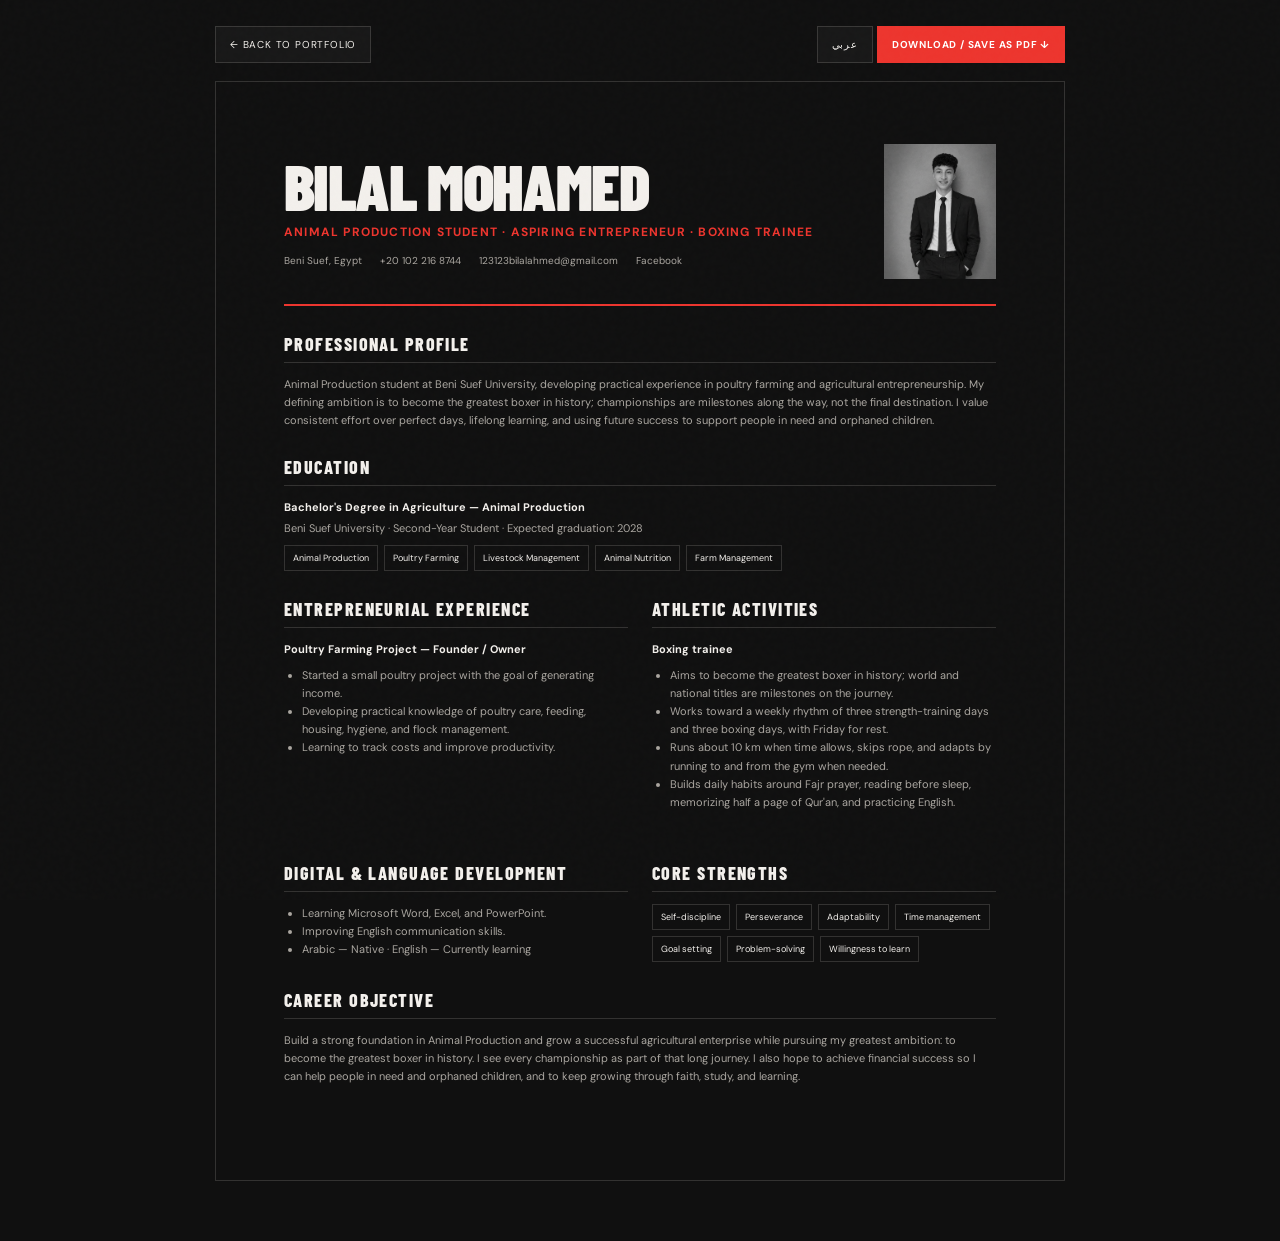
<file: cv.html>
<!DOCTYPE html>
<html lang="en" dir="ltr">
<head>
  <meta charset="UTF-8">
  <meta name="viewport" content="width=device-width, initial-scale=1.0">
  <meta name="description" content="Curriculum vitae of Bilal Mohamed, Animal Production student and boxing trainee.">
  <title>CV — Bilal Mohamed</title>
  <link rel="preconnect" href="https://fonts.googleapis.com">
  <link rel="preconnect" href="https://fonts.gstatic.com" crossorigin>
  <link href="https://fonts.googleapis.com/css2?family=Barlow+Condensed:wght@500;600;700;800;900&family=DM+Sans:wght@400;500;600;700&family=Cairo:wght@400;500;600;700;800&display=swap" rel="stylesheet">
  <link rel="stylesheet" href="style.css">
  <style>
    body { min-height: 100vh; padding: 26px 18px 60px; }
    .cv-toolbar { max-width: 850px; margin: 0 auto 18px; display: flex; justify-content: space-between; align-items: center; gap: 12px; }
    .cv-toolbar a, .cv-toolbar button { border: 1px solid var(--line); background: var(--surface); padding: 11px 14px; font-size: 10px; letter-spacing: .08em; cursor: pointer; }
    .cv-toolbar .cv-download { background: var(--red); color: #fff; border-color: var(--red); font-weight: 700; }
    .cv-sheet { max-width: 850px; min-height: 1100px; margin: 0 auto; background: var(--bg); border: 1px solid var(--line); padding: 62px 68px; }
    .cv-header { border-bottom: 2px solid var(--red); padding-bottom: 25px; display: flex; justify-content: space-between; gap: 25px; align-items: center; }
    .cv-name { font: 900 65px/.9 var(--font-display); letter-spacing: -.025em; margin: 0 0 10px; }
    .cv-role { font-size: 12px; color: var(--red); font-weight: 700; letter-spacing: .1em; text-transform: uppercase; margin: 0 0 14px; }
    .cv-contact { display: flex; gap: 8px 18px; flex-wrap: wrap; font-size: 10px; color: var(--muted); }
    .cv-photo { width: 112px; height: 135px; object-fit: cover; object-position: center 22%; filter: grayscale(1); }
    .cv-section { margin-top: 27px; }
    .cv-section h2 { font: 800 18px var(--font-display); text-transform: uppercase; letter-spacing: .08em; border-bottom: 1px solid var(--line); padding-bottom: 7px; margin-bottom: 12px; }
    .cv-section p, .cv-section li { font-size: 11px; color: var(--muted); line-height: 1.65; }
    .cv-section p { margin-bottom: 8px; }
    .cv-section ul { padding-left: 18px; margin: 8px 0 0; }
    .cv-columns { display: grid; grid-template-columns: 1fr 1fr; gap: 24px; }
    .cv-entry-title { color: var(--text) !important; font-weight: 700; margin-bottom: 2px !important; }
    .cv-subtitle { color: var(--red) !important; font-weight: 600; }
    .cv-tags { display: flex; flex-wrap: wrap; gap: 6px; }
    .cv-tags span { border: 1px solid var(--line); padding: 6px 8px; font-size: 9px; }
    html[dir="rtl"] .cv-name, html[dir="rtl"] .cv-section h2 { font-family: var(--font-arabic); letter-spacing: 0; }
    html[dir="rtl"] .cv-name { font-size: 54px; }
    html[dir="rtl"] .cv-contact { direction: rtl; }
    html[dir="rtl"] .cv-section ul { padding-left: 0; padding-right: 18px; }
    @media (max-width: 600px) {
      body { padding: 15px 10px 35px; }
      .cv-sheet { min-height: 0; padding: 28px 22px; }
      .cv-name { font-size: 47px; }
      .cv-photo { width: 80px; height: 100px; }
      .cv-header { gap: 12px; }
      .cv-columns { gap: 15px; }
      .cv-section p, .cv-section li { font-size: 10px; }
      .cv-toolbar a, .cv-toolbar button { padding: 10px 9px; font-size: 8px; }
    }
    @media print {
      :root, :root[data-theme="light"] { --bg: #fff; --text: #171615; --muted: #494643; --line: rgba(23,22,21,.2); color-scheme: light; }
      body { padding: 0; background: white !important; print-color-adjust: exact; -webkit-print-color-adjust: exact; }
      .noise, .cv-toolbar { display: none !important; }
      .cv-sheet { max-width: none; min-height: 0; border: 0; padding: 12mm 14mm; }
      .cv-section { margin-top: 18px; }
      .cv-section h2 { font-size: 16px; }
      .cv-section p, .cv-section li { font-size: 10px; }
      @page { size: A4; margin: 0; }
    }
  </style>
</head>
<body>
  <div class="noise" aria-hidden="true"></div>
  <div class="cv-toolbar">
    <a href="index.html" data-en="← BACK TO PORTFOLIO" data-ar="العودة إلى الموقع ←">← BACK TO PORTFOLIO</a>
    <div>
      <button id="cv-language" type="button">عربي</button>
      <button class="cv-download" id="cv-print" type="button" data-en="DOWNLOAD / SAVE AS PDF ↓" data-ar="تنزيل / حفظ PDF ↓">DOWNLOAD / SAVE AS PDF ↓</button>
    </div>
  </div>
  <main class="cv-sheet">
    <header class="cv-header">
      <div>
        <h1 class="cv-name">BILAL MOHAMED</h1>
        <p class="cv-role" data-en="Animal Production Student · Aspiring Entrepreneur · Boxing Trainee" data-ar="طالب إنتاج حيواني · رائد أعمال طموح · متدرب ملاكمة">Animal Production Student · Aspiring Entrepreneur · Boxing Trainee</p>
        <div class="cv-contact">
          <span data-en="Beni Suef, Egypt" data-ar="بني سويف، مصر">Beni Suef, Egypt</span>
          <a href="tel:+201022168744">+20 102 216 8744</a>
          <a href="mailto:123123bilalahmed@gmail.com">123123bilalahmed@gmail.com</a>
          <a href="https://www.facebook.com/profile.php?id=100050286321641">Facebook</a>
        </div>
      </div>
      <img class="cv-photo" src="img/ChatGPT%20Image%20Oct%209,%202026,%2001_57_17%20PM.png" alt="Bilal Mohamed">
    </header>
    <section class="cv-section">
      <h2 data-en="Professional profile" data-ar="الملف الشخصي">Professional profile</h2>
      <p data-en="Animal Production student at Beni Suef University, developing practical experience in poultry farming and agricultural entrepreneurship. My defining ambition is to become the greatest boxer in history; championships are milestones along the way, not the final destination. I value consistent effort over perfect days, lifelong learning, and using future success to support people in need and orphaned children." data-ar="طالب إنتاج حيواني بجامعة بني سويف، أطور خبرتي العملية في تربية الدواجن وريادة الأعمال الزراعية. طموحي الأكبر أن أصبح أفضل ملاكم في التاريخ؛ فالبطولات محطات على الطريق وليست الغاية النهائية. أؤمن بالاستمرار لا بالكمال، وبالتعلم الدائم، وبأن أستخدم نجاحي مستقبلًا لمساعدة المحتاجين والأطفال الأيتام.">Animal Production student at Beni Suef University, developing practical experience in poultry farming and agricultural entrepreneurship. My defining ambition is to become the greatest boxer in history; championships are milestones along the way, not the final destination. I value consistent effort over perfect days, lifelong learning, and using future success to support people in need and orphaned children.</p>
    </section>
    <section class="cv-section">
      <h2 data-en="Education" data-ar="التعليم">Education</h2>
      <p class="cv-entry-title" data-en="Bachelor's Degree in Agriculture — Animal Production" data-ar="بكالوريوس الزراعة — الإنتاج الحيواني">Bachelor's Degree in Agriculture — Animal Production</p>
      <p data-en="Beni Suef University · Second-Year Student · Expected graduation: 2028" data-ar="جامعة بني سويف · طالب بالفرقة الثانية · التخرج المتوقع: ٢٠٢٨">Beni Suef University · Second-Year Student · Expected graduation: 2028</p>
      <div class="cv-tags"><span data-en="Animal Production" data-ar="الإنتاج الحيواني">Animal Production</span><span data-en="Poultry Farming" data-ar="تربية الدواجن">Poultry Farming</span><span data-en="Livestock Management" data-ar="إدارة الثروة الحيوانية">Livestock Management</span><span data-en="Animal Nutrition" data-ar="تغذية الحيوان">Animal Nutrition</span><span data-en="Farm Management" data-ar="إدارة المزرعة">Farm Management</span></div>
    </section>
    <div class="cv-columns">
      <section class="cv-section">
        <h2 data-en="Entrepreneurial experience" data-ar="الخبرة الريادية">Entrepreneurial experience</h2>
        <p class="cv-entry-title" data-en="Poultry Farming Project — Founder / Owner" data-ar="مشروع تربية دواجن — المؤسس / المالك">Poultry Farming Project — Founder / Owner</p>
        <ul>
          <li data-en="Started a small poultry project with the goal of generating income." data-ar="أسست مشروع دواجن صغيرًا بهدف تحقيق دخل.">Started a small poultry project with the goal of generating income.</li>
          <li data-en="Developing practical knowledge of poultry care, feeding, housing, hygiene, and flock management." data-ar="أطور خبرتي في رعاية الدواجن والتغذية والإسكان والنظافة وإدارة القطيع.">Developing practical knowledge of poultry care, feeding, housing, hygiene, and flock management.</li>
          <li data-en="Learning to track costs and improve productivity." data-ar="أتعلم متابعة التكاليف وتحسين الإنتاجية.">Learning to track costs and improve productivity.</li>
        </ul>
      </section>
      <section class="cv-section">
        <h2 data-en="Athletic activities" data-ar="الأنشطة الرياضية">Athletic activities</h2>
        <p class="cv-entry-title" data-en="Boxing trainee" data-ar="متدرب ملاكمة">Boxing trainee</p>
        <ul>
          <li data-en="Aims to become the greatest boxer in history; world and national titles are milestones on the journey." data-ar="أطمح إلى أن أصبح أفضل ملاكم في التاريخ؛ والبطولات العالمية والمحلية محطات في هذه الرحلة.">Aims to become the greatest boxer in history; world and national titles are milestones on the journey.</li>
          <li data-en="Works toward a weekly rhythm of three strength-training days and three boxing days, with Friday for rest." data-ar="أسعى إلى الالتزام أسبوعيًا بثلاثة أيام لتمارين القوة وثلاثة أيام للملاكمة، والجمعة للراحة.">Works toward a weekly rhythm of three strength-training days and three boxing days, with Friday for rest.</li>
          <li data-en="Runs about 10 km when time allows, skips rope, and adapts by running to and from the gym when needed." data-ar="أجري نحو ١٠ كيلومترات حين يسمح الوقت، وأتمرن بنط الحبل، وأستغل طريق الجيم للجري عند الحاجة.">Runs about 10 km when time allows, skips rope, and adapts by running to and from the gym when needed.</li>
          <li data-en="Builds daily habits around Fajr prayer, reading before sleep, memorizing half a page of Qur'an, and practicing English." data-ar="أبني عاداتي حول صلاة الفجر والقراءة قبل النوم وحفظ نصف صفحة من القرآن والتدرب على الإنجليزية.">Builds daily habits around Fajr prayer, reading before sleep, memorizing half a page of Qur'an, and practicing English.</li>
        </ul>
      </section>
      <section class="cv-section">
        <h2 data-en="Digital & language development" data-ar="التطوير الرقمي واللغوي">Digital & language development</h2>
        <ul>
          <li data-en="Learning Microsoft Word, Excel, and PowerPoint." data-ar="أتعلم Microsoft Word وExcel وPowerPoint.">Learning Microsoft Word, Excel, and PowerPoint.</li>
          <li data-en="Improving English communication skills." data-ar="أعمل على تطوير مهارات التواصل باللغة الإنجليزية.">Improving English communication skills.</li>
          <li data-en="Arabic — Native · English — Currently learning" data-ar="العربية — اللغة الأم · الإنجليزية — قيد التعلم">Arabic — Native · English — Currently learning</li>
        </ul>
      </section>
      <section class="cv-section">
        <h2 data-en="Core strengths" data-ar="المهارات الشخصية">Core strengths</h2>
        <div class="cv-tags"><span data-en="Self-discipline" data-ar="الانضباط الذاتي">Self-discipline</span><span data-en="Perseverance" data-ar="المثابرة">Perseverance</span><span data-en="Adaptability" data-ar="التكيف">Adaptability</span><span data-en="Time management" data-ar="إدارة الوقت">Time management</span><span data-en="Goal setting" data-ar="تحديد الأهداف">Goal setting</span><span data-en="Problem-solving" data-ar="حل المشكلات">Problem-solving</span><span data-en="Willingness to learn" data-ar="الرغبة في التعلم">Willingness to learn</span></div>
      </section>
    </div>
    <section class="cv-section">
      <h2 data-en="Career objective" data-ar="الهدف المهني">Career objective</h2>
      <p data-en="Build a strong foundation in Animal Production and grow a successful agricultural enterprise while pursuing my greatest ambition: to become the greatest boxer in history. I see every championship as part of that long journey. I also hope to achieve financial success so I can help people in need and orphaned children, and to keep growing through faith, study, and learning." data-ar="بناء أساس قوي في الإنتاج الحيواني وتأسيس مشروع زراعي ناجح، بالتوازي مع السعي إلى حلمي الأكبر: أن أصبح أفضل ملاكم في التاريخ. أرى كل بطولة جزءًا من هذه الرحلة الطويلة. وأطمح أيضًا إلى النجاح المادي لأساعد المحتاجين والأطفال الأيتام، وأن أواصل التطور بالإيمان والدراسة والتعلم.">Build a strong foundation in Animal Production and grow a successful agricultural enterprise while pursuing my greatest ambition: to become the greatest boxer in history. I see every championship as part of that long journey. I also hope to achieve financial success so I can help people in need and orphaned children, and to keep growing through faith, study, and learning.</p>
    </section>
  </main>
  <script>
    const html = document.documentElement;
    const toggle = document.querySelector("#cv-language");
    const savedLanguage = localStorage.getItem("bilal-language") || "en";
    const savedTheme = localStorage.getItem("bilal-theme") || "dark";
    html.dataset.theme = savedTheme;

    function updateLanguage(language) {
      const arabic = language === "ar";
      html.lang = language;
      html.dir = arabic ? "rtl" : "ltr";
      document.querySelectorAll("[data-en][data-ar]").forEach((element) => {
        element.innerHTML = arabic ? element.dataset.ar : element.dataset.en;
      });
      toggle.textContent = arabic ? "EN" : "عربي";
      toggle.setAttribute("aria-label", arabic ? "Switch to English" : "التبديل إلى العربية");
      document.querySelector("#cv-print").setAttribute("aria-label", arabic ? "تنزيل السيرة الذاتية أو حفظها بصيغة PDF" : "Download CV or save as PDF");
    }

    toggle.addEventListener("click", () => updateLanguage(html.lang === "en" ? "ar" : "en"));
    document.querySelector("#cv-print").addEventListener("click", () => window.print());
    updateLanguage(savedLanguage);
  </script>
</body>
</html>
</file>
<file: style.css>
:root {
  color-scheme: dark;
  --bg: #101010;
  --surface: #181818;
  --surface-2: #202020;
  --text: #f3f0ec;
  --muted: #aaa6a0;
  --line: rgba(243, 240, 236, .15);
  --red: #ed352e;
  --red-dark: #a6201d;
  --font-display: "Barlow Condensed", Impact, sans-serif;
  --font-body: "DM Sans", Arial, sans-serif;
  --font-arabic: "Cairo", sans-serif;
  font-family: var(--font-body);
  background: var(--bg);
  color: var(--text);
  scroll-behavior: smooth;
  scroll-padding-top: 90px;
  overflow-x: clip;
}

:root[data-theme="light"] {
  color-scheme: light;
  --bg: #f2f0ed;
  --surface: #e8e5e1;
  --surface-2: #dedbd6;
  --text: #171615;
  --muted: #64615d;
  --line: rgba(23, 22, 21, .17);
  --red: #c62824;
  --red-dark: #a6201d;
}

* { box-sizing: border-box; }
body { margin: 0; min-width: 320px; background: var(--bg); color: var(--text); transition: background .35s ease, color .35s ease; }
body, button, a { font-family: var(--font-body); }
a { color: inherit; text-decoration: none; }
button { color: inherit; }
::selection { background: var(--red); color: white; }
.noise { position: fixed; inset: 0; z-index: 10; pointer-events: none; opacity: .055; background-image: url("data:image/svg+xml,%3Csvg viewBox='0 0 180 180' xmlns='http://www.w3.org/2000/svg'%3E%3Cfilter id='n'%3E%3CfeTurbulence type='fractalNoise' baseFrequency='.9' numOctaves='3' stitchTiles='stitch'/%3E%3C/filter%3E%3Crect width='100%25' height='100%25' filter='url(%23n)' opacity='.32'/%3E%3C/svg%3E"); }
.site-header { height: 82px; padding: 0 6.3%; display: flex; align-items: center; justify-content: space-between; border-bottom: 1px solid var(--line); position: relative; z-index: 5; }
.wordmark { display: inline-flex; align-items: center; font-family: var(--font-display); font-size: 24px; font-weight: 900; letter-spacing: -.07em; }
.wordmark span { color: var(--red); }
.wordmark i { font-style: normal; font-size: 20px; color: var(--muted); margin-left: 7px; }
.desktop-nav, .header-actions { display: flex; align-items: center; gap: 33px; }
.desktop-nav a, .header-cta, .icon-button { font-size: 13px; letter-spacing: .05em; text-transform: uppercase; }
.desktop-nav a { color: var(--muted); transition: color .2s ease; }
.desktop-nav a:hover { color: var(--text); }
.header-actions { gap: 16px; }
.icon-button { cursor: pointer; border: 1px solid var(--line); border-radius: 50px; background: transparent; min-width: 37px; height: 37px; display: grid; place-items: center; }
.language-button { font-family: var(--font-arabic); font-size: 14px; font-weight: 700; }
.theme-glyph { font-size: 18px; line-height: 1; }
.header-cv-link { min-height: 40px; padding: 0 13px; display: inline-flex; align-items: center; gap: 13px; border: 1px solid var(--red); color: var(--text); font-size: 11px; letter-spacing: .08em; font-weight: 700; position: relative; isolation: isolate; overflow: hidden; transition: color .2s ease, background .2s ease, transform .2s ease; }
.header-cv-link::before { content: ""; position: absolute; inset: 0; z-index: -1; background: var(--red); transform: translateY(102%); transition: transform .2s ease; }
.header-cv-link:hover { color: white; transform: translateY(-2px); }
.header-cv-link:hover::before { transform: translateY(0); }
.header-cv-link span:last-child { color: var(--red); font-size: 15px; transition: color .2s ease, transform .2s ease; }
.header-cv-link:hover span:last-child { color: white; transform: translate(2px, -2px); }
.header-cta { padding: 12px 15px; background: var(--red); color: white; display: flex; gap: 15px; align-items: center; font-weight: 700; }
.header-cta span:last-child { font-size: 15px; }
.hero { min-height: min(750px, calc(100svh - 82px)); height: 680px; max-height: 830px; padding: 7.2% 6.3% 6%; display: grid; grid-template-columns: 1fr .78fr; align-items: center; position: relative; overflow: hidden; }
.hero::before { content: ""; position: absolute; width: 48vw; height: 48vw; max-width: 670px; max-height: 670px; border: 1px solid var(--line); border-radius: 50%; left: 36%; top: 4%; pointer-events: none; }
.hero-copy { position: relative; z-index: 1; padding: 0 0 30px; }
.eyebrow { font-size: 10px; letter-spacing: .17em; font-weight: 700; margin: 0 0 25px; }
.status-dot { width: 7px; height: 7px; display: inline-block; border-radius: 50%; background: var(--red); margin-right: 10px; box-shadow: 0 0 12px var(--red); }
h1, h2, h3, p { margin-top: 0; }
.hero h1 { font: 900 clamp(92px, 14.4vw, 204px)/.76 var(--font-display); letter-spacing: -.055em; margin: 0 0 52px -7px; position: relative; z-index: 2; }
.outline-word { color: transparent; -webkit-text-stroke: 1.5px var(--text); }
.hero-bottom { display: grid; grid-template-columns: minmax(0, 1fr) auto; align-items: center; gap: 18px 20px; max-width: 560px; }
.hero-intro { max-width: 335px; font-size: 17px; line-height: 1.75; color: var(--muted); margin: 0; }
.round-link { flex: 0 0 48px; width: 48px; height: 48px; border: 1px solid var(--line); border-radius: 50%; display: grid; place-items: center; font-size: 20px; transition: background .2s, color .2s, border .2s; }
.round-link:hover { background: var(--red); border-color: var(--red); color: #fff; }
.hero-cv-cta { grid-column: 1; display: flex; align-items: center; gap: 13px; width: fit-content; min-width: 240px; min-height: 72px; padding: 10px 16px 10px 12px; position: relative; overflow: hidden; isolation: isolate; color: #fff; background: var(--red); border: 1px solid var(--red); box-shadow: 0 8px 28px rgba(237, 53, 46, .2); animation: cv-pulse 2.8s ease-in-out infinite; transition: transform .25s ease, box-shadow .25s ease; }
.hero-cv-cta::before { content: ""; position: absolute; z-index: -1; inset: 0; background: linear-gradient(110deg, transparent 12%, rgba(255,255,255,.18) 47%, transparent 78%); transform: translateX(-120%); animation: cv-shine 4.5s ease-in-out infinite; }
.hero-cv-cta:hover { transform: translateY(-3px); box-shadow: 0 13px 34px rgba(237, 53, 46, .34); }
.cv-orbit { width: 43px; height: 43px; display: grid; place-items: center; position: relative; flex: 0 0 43px; border: 1px solid rgba(255,255,255,.6); border-radius: 50%; font: 800 15px var(--font-display); }
.cv-orbit::after { content: ""; position: absolute; inset: -4px; border: 1px dashed rgba(255,255,255,.78); border-radius: 50%; animation: orbit-spin 9s linear infinite; }
.cv-cta-copy { display: flex; flex-direction: column; gap: 4px; }
.cv-cta-copy strong { font: 800 15px/1 var(--font-display); letter-spacing: .07em; }
.cv-cta-copy small { font: 600 9px/1.2 var(--font-body); letter-spacing: .12em; opacity: .8; }
.cv-cta-arrow { margin-left: auto; font-size: 19px; transition: transform .25s ease; }
.hero-cv-cta:hover .cv-cta-arrow { transform: translate(3px, -3px); }
.hero-visual { width: min(100%, 420px); justify-self: end; position: relative; }
.hero-photo-frame { aspect-ratio: .69; position: relative; overflow: hidden; background: var(--surface); }
.hero-photo { width: 100%; height: 100%; display: block; object-fit: cover; object-position: 50% 42%; filter: saturate(.78); }
.photo-shade { position: absolute; inset: 0; background: linear-gradient(0deg, rgba(0,0,0,.82), transparent 35%, rgba(0,0,0,.08)); }
.hero-photo-frame::after { content: ""; position: absolute; inset: 12px; border: 1px solid rgba(255,255,255,.24); pointer-events: none; }
.hero-photo-caption { position: absolute; z-index: 1; bottom: 29px; left: 28px; right: 28px; display: flex; justify-content: space-between; color: white; font-size: 11px; letter-spacing: .1em; font-weight: 700; }
.hero-photo-caption b { color: #ff7772; font-weight: 600; }
.hero-stamp { position: absolute; z-index: 2; right: -39px; top: 40px; width: 82px; height: 82px; border-radius: 50%; background: var(--red); color: white; font: 800 20px var(--font-display); display: grid; place-content: center; text-align: center; transform: rotate(12deg); }
.hero-stamp span { font-size: 12px; }
.hero-note { position: absolute; right: -62px; bottom: 20%; writing-mode: vertical-rl; display: flex; align-items: center; gap: 11px; color: var(--muted); font-size: 9px; letter-spacing: .17em; }
.note-line { height: 42px; width: 1px; background: var(--red); }
.hero-index { position: absolute; bottom: 30px; left: 6.3%; font-size: 9px; letter-spacing: .15em; color: var(--muted); }
.ticker { overflow: hidden; background: var(--red); color: white; transform: rotate(-1.4deg) scale(1.02); padding: 15px 0; position: relative; z-index: 2; }
.ticker-track { display: flex; width: max-content; align-items: center; gap: 30px; white-space: nowrap; font: 800 16px var(--font-display); letter-spacing: .12em; animation: marquee 30s linear infinite; }
.ticker-track b { font-size: 14px; }
@keyframes marquee { to { transform: translateX(-33.333%); } }
@keyframes orbit-spin { to { transform: rotate(360deg); } }
@keyframes cv-pulse { 50% { box-shadow: 0 8px 34px rgba(237, 53, 46, .34); } }
@keyframes cv-shine { 0%, 45% { transform: translateX(-120%); } 68%, 100% { transform: translateX(120%); } }

/* ── Hero Word Color Cycle ── */
@keyframes hero-color-cycle {
  0%   { color: #f3f0ec; text-shadow: none; }
  12%  { color: #ed352e; text-shadow: 0 0 40px rgba(237,53,46,.55), 0 0 80px rgba(237,53,46,.25); }
  25%  { color: #ff9f43; text-shadow: 0 0 40px rgba(255,159,67,.5), 0 0 80px rgba(255,159,67,.2); }
  38%  { color: #ffd700; text-shadow: 0 0 40px rgba(255,215,0,.5), 0 0 80px rgba(255,215,0,.2); }
  50%  { color: #54d58c; text-shadow: 0 0 40px rgba(84,213,140,.5), 0 0 80px rgba(84,213,140,.2); }
  63%  { color: #48dbfb; text-shadow: 0 0 40px rgba(72,219,251,.5), 0 0 80px rgba(72,219,251,.2); }
  75%  { color: #a29bfe; text-shadow: 0 0 40px rgba(162,155,254,.5), 0 0 80px rgba(162,155,254,.2); }
  88%  { color: #fd79a8; text-shadow: 0 0 40px rgba(253,121,168,.5), 0 0 80px rgba(253,121,168,.2); }
  100% { color: #f3f0ec; text-shadow: none; }
}

.hero-color-word {
  display: inline-block;
  animation: hero-color-cycle 5s ease-in-out infinite;
}

/* ── Section Reveal Animations ── */
.anim-fade-up {
  opacity: 0;
  transform: translateY(48px);
  transition: opacity 0.85s cubic-bezier(.22,.9,.36,1), transform 0.85s cubic-bezier(.22,.9,.36,1);
}
.anim-fade-up.is-visible {
  opacity: 1;
  transform: translateY(0);
}

.anim-fade-left {
  opacity: 0;
  transform: translateX(-52px);
  transition: opacity 0.8s cubic-bezier(.22,.9,.36,1), transform 0.8s cubic-bezier(.22,.9,.36,1);
}
.anim-fade-left.is-visible {
  opacity: 1;
  transform: translateX(0);
}

.anim-fade-right {
  opacity: 0;
  transform: translateX(52px);
  transition: opacity 0.8s cubic-bezier(.22,.9,.36,1), transform 0.8s cubic-bezier(.22,.9,.36,1);
}
.anim-fade-right.is-visible {
  opacity: 1;
  transform: translateX(0);
}

.anim-scale-in {
  opacity: 0;
  transform: scale(0.88);
  transition: opacity 0.75s cubic-bezier(.22,.9,.36,1), transform 0.75s cubic-bezier(.22,.9,.36,1);
}
.anim-scale-in.is-visible {
  opacity: 1;
  transform: scale(1);
}

.anim-flip-up {
  opacity: 0;
  transform: rotateX(-22deg) translateY(44px);
  transform-origin: top center;
  transition: opacity 0.8s cubic-bezier(.22,.9,.36,1), transform 0.8s cubic-bezier(.22,.9,.36,1);
}
.anim-flip-up.is-visible {
  opacity: 1;
  transform: rotateX(0deg) translateY(0);
}

.anim-stagger-child {
  opacity: 0;
  transform: translateY(36px);
  transition: opacity 0.7s cubic-bezier(.22,.9,.36,1), transform 0.7s cubic-bezier(.22,.9,.36,1);
}
.anim-stagger-child.is-visible {
  opacity: 1;
  transform: translateY(0);
}

/* delay helpers */
.delay-1 { transition-delay: 0.1s; }
.delay-2 { transition-delay: 0.2s; }
.delay-3 { transition-delay: 0.3s; }
.delay-4 { transition-delay: 0.45s; }
.delay-5 { transition-delay: 0.6s; }

/* Discipline card hover lift */
.discipline-card {
  transition: transform .35s cubic-bezier(.22,.9,.36,1), box-shadow .35s ease;
}
.discipline-card:hover {
  transform: translateY(-8px);
  box-shadow: 0 20px 48px rgba(0,0,0,.28);
}

/* Contact link hover slide */
.contact-link, .cv-link {
  transition: padding-left .25s ease, color .25s ease;
  position: relative;
}
html:not([dir="rtl"]) .contact-link:hover,
html:not([dir="rtl"]) .cv-link:hover { padding-left: 8px; }
html[dir="rtl"] .contact-link:hover,
html[dir="rtl"] .cv-link:hover { padding-right: 8px; }
.section-wrap { padding-left: 12%; padding-right: 12%; }
.story { padding-top: 135px; padding-bottom: 140px; }
.section-kicker { display: flex; gap: 18px; align-items: center; font-size: 9px; letter-spacing: .16em; font-weight: 700; color: var(--muted); }
.section-kicker span:first-child { color: var(--red); }
.story-grid { display: grid; grid-template-columns: 1fr .77fr; gap: 9%; margin-top: 54px; }
.red-text { color: var(--red); }
.story-heading h2, .discipline-heading h2, .contact h2 { font: 800 clamp(52px, 7.3vw, 98px)/.88 var(--font-display); letter-spacing: -.035em; margin: 0; }
.story-heading h2 em, .discipline-heading h2 em, .contact h2 em { font-style: normal; color: var(--red); }
.story-copy { padding-top: 25px; }
.story-copy p { max-width: 490px; color: var(--muted); font-size: 16px; line-height: 1.85; margin-bottom: 19px; }
.text-link { display: inline-block; margin-top: 11px; padding-bottom: 7px; border-bottom: 1px solid var(--red); font-size: 13px; letter-spacing: .08em; font-weight: 700; }
.manifesto { min-height: 430px; display: grid; grid-template-columns: .85fr 1.15fr; background: var(--surface); position: relative; overflow: hidden; }
.manifesto-image { min-height: 430px; overflow: hidden; }
.manifesto-image img { width: 100%; height: 100%; object-fit: cover; object-position: center 24%; display: block; filter: grayscale(1); }
.manifesto-copy { display: flex; flex-direction: column; justify-content: center; padding: 80px 16% 80px 12%; position: relative; }
.quote-mark { color: var(--red); font: 900 100px/.7 var(--font-display); }
.manifesto-copy p { font: 700 clamp(29px, 4.2vw, 56px)/1.08 var(--font-display); letter-spacing: -.015em; margin: 24px 0 30px; max-width: 650px; }
.signature { font-size: 9px; letter-spacing: .22em; color: var(--muted); }
.manifesto-side { position: absolute; right: 20px; bottom: 20px; writing-mode: vertical-rl; font-size: 8px; letter-spacing: .16em; color: var(--muted); }
.disciplines { padding-top: 130px; padding-bottom: 135px; }
.discipline-heading { display: flex; justify-content: space-between; align-items: end; margin: 56px 0 48px; }
.discipline-heading h2 { font-size: clamp(65px, 9vw, 120px); }
.discipline-heading > p { max-width: 235px; color: var(--muted); font-size: 15px; line-height: 1.75; margin: 0 4% 8px 20px; }
.discipline-grid { display: grid; grid-template-columns: 1fr 1fr; gap: 16px; }
.discipline-card { min-height: 390px; padding: 27px 30px 25px; position: relative; overflow: hidden; display: flex; flex-direction: column; background: var(--surface); }
.boxing-card { background: var(--red); color: white; }
.card-top { display: flex; justify-content: space-between; align-items: center; font-size: 11px; letter-spacing: .1em; font-weight: 700; position: relative; z-index: 1; }
.card-arrow { font-size: 18px; }
.discipline-symbol { position: absolute; right: 16px; top: 50px; font-size: 180px; line-height: 1; color: rgba(237,53,46,.12); transform: rotate(14deg); }
.boxing-card .discipline-symbol { color: rgba(0,0,0,.12); }
.discipline-card h3 { position: relative; z-index: 1; font: 900 clamp(44px, 5.2vw, 69px)/.82 var(--font-display); letter-spacing: -.025em; margin: auto 0 18px; }
.discipline-card > p { position: relative; z-index: 1; font-size: 15px; line-height: 1.75; max-width: 330px; color: var(--muted); margin-bottom: 27px; }
.boxing-card > p { color: rgba(255,255,255,.8); }
.card-tags { display: flex; gap: 7px; flex-wrap: wrap; position: relative; z-index: 1; }
.card-tags span { border: 1px solid var(--line); padding: 7px 9px; font-size: 10px; letter-spacing: .05em; }
.boxing-card .card-tags span { border-color: rgba(255,255,255,.4); }
.skills-strip { margin-top: 53px; border-top: 1px solid var(--line); border-bottom: 1px solid var(--line); padding: 20px 0; display: grid; grid-template-columns: 170px 1fr; align-items: center; gap: 25px; }
.skills-strip > span { color: var(--red); letter-spacing: .13em; font-size: 9px; font-weight: 700; }
.skills-strip p { color: var(--muted); font-size: 14px; line-height: 1.8; margin: 0; }
.contact { background: var(--surface); padding-top: 85px; padding-bottom: 100px; }
.contact-content { display: grid; grid-template-columns: 1fr .7fr; gap: 10%; align-items: end; margin-top: 65px; }
.contact h2 { font-size: clamp(66px, 9vw, 122px); }
.contact-links { padding-bottom: 8px; }
.contact-link, .cv-link { padding: 17px 0; display: flex; justify-content: space-between; align-items: center; border-bottom: 1px solid var(--line); font-size: 13px; letter-spacing: .05em; font-weight: 600; }
.contact-link b, .cv-link b { color: var(--red); font-size: 16px; }
.whatsapp-link { color: #54d58c; }
.whatsapp-link b { color: #54d58c; }
.cv-link { margin-top: 17px; color: var(--red); }
.site-footer { min-height: 95px; padding: 22px 6.3%; display: flex; align-items: center; justify-content: space-between; }
.site-footer > span { font-size: 10px; letter-spacing: .1em; color: var(--muted); }
.footer-mark { font-size: 20px; }
.back-top { width: 34px; height: 34px; border: 1px solid var(--line); border-radius: 50%; display: grid; place-items: center; }

html[dir="rtl"] { scroll-padding-top: 90px; }
html[dir="rtl"] body { font-family: var(--font-arabic); }
html[dir="rtl"] body, html[dir="rtl"] button, html[dir="rtl"] a { font-family: var(--font-arabic); }
html[dir="rtl"] .hero h1, html[dir="rtl"] .story-heading h2, html[dir="rtl"] .discipline-heading h2, html[dir="rtl"] .contact h2, html[dir="rtl"] .manifesto-copy p, html[dir="rtl"] .discipline-card h3 { font-family: var(--font-arabic); letter-spacing: 0; line-height: 1.25; }
html[dir="rtl"] .hero h1 { font-size: clamp(72px, 12vw, 170px); }
html[dir="rtl"] .story-heading h2, html[dir="rtl"] .discipline-heading h2, html[dir="rtl"] .contact h2 { font-size: clamp(48px, 6.8vw, 90px); }
html[dir="rtl"] .discipline-card h3 { font-size: clamp(40px, 4.5vw, 60px); }
html[dir="rtl"] .hero { direction: rtl; }
html[dir="rtl"] .hero-index { left: auto; right: 6.3%; }
html[dir="rtl"] .hero-note { right: auto; left: -62px; }
html[dir="rtl"] .hero-stamp { right: auto; left: -39px; }
html[dir="rtl"] .hero h1 { margin-left: 0; margin-right: -7px; }
html[dir="rtl"] .hero-cv-cta { direction: rtl; padding: 10px 12px 10px 16px; }
html[dir="rtl"] .cv-cta-arrow { margin-left: 0; margin-right: auto; }
html[dir="rtl"] .hero-cv-cta:hover .cv-cta-arrow { transform: translate(-3px, -3px); }
html[dir="rtl"] .status-dot { margin-right: 0; margin-left: 10px; }
html[dir="rtl"] .story-grid, html[dir="rtl"] .discipline-grid, html[dir="rtl"] .contact-content { direction: rtl; }
html[dir="rtl"] .manifesto { direction: rtl; }
html[dir="rtl"] .manifesto-copy { padding: 80px 12% 80px 16%; }
html[dir="rtl"] .manifesto-side { right: auto; left: 20px; }
html[dir="rtl"] .discipline-heading { direction: rtl; }
html[dir="rtl"] .skills-strip { direction: rtl; }
html[dir="rtl"] .contact-link, html[dir="rtl"] .cv-link { direction: rtl; }
html[dir="rtl"] .header-actions { direction: ltr; }
html[dir="rtl"] .header-cv-link { direction: rtl; }
html[dir="rtl"] .header-cta { direction: rtl; }
html[dir="rtl"] .site-footer { direction: rtl; }
html[dir="rtl"] .hero-photo-caption { direction: ltr; }
html[dir="rtl"] .card-top, html[dir="rtl"] .card-tags { direction: ltr; }

@media (max-width: 850px) {
  .site-header { padding: 0 5%; height: 72px; }
  .desktop-nav { gap: 18px; }
  .desktop-nav a { font-size: 11px; }
  .header-actions { gap: 9px; }
  .header-cta { padding: 11px; gap: 8px; font-size: 11px; }
  .header-cv-link { min-height: 38px; padding: 0 9px; gap: 7px; font-size: 10px; }
  .hero { min-height: 620px; height: auto; grid-template-columns: 1.05fr .75fr; padding: 70px 6% 80px; }
  .hero h1 { font-size: clamp(86px, 15vw, 140px); }
  .hero-bottom { max-width: 470px; }
  .hero-cv-cta { min-width: 225px; min-height: 66px; }
  .hero-visual { width: 100%; }
  .hero-note { right: -29px; }
  .hero-stamp { right: -24px; }
  .section-wrap { padding-left: 8%; padding-right: 8%; }
  .story { padding-top: 105px; padding-bottom: 105px; }
  .story-grid { gap: 6%; }
  .discipline-card { min-height: 355px; padding: 22px; }
  .contact-content { gap: 5%; }
  html[dir="rtl"] .hero-note { left: -29px; }
  html[dir="rtl"] .hero-stamp { left: -24px; }
}
@media (max-width: 600px) {
  :root { scroll-padding-top: 68px; }
  .site-header { height: 66px; padding: 0 5%; }
  .desktop-nav { display: none; }
  .header-actions { gap: 8px; }
  .header-cta { padding: 10px 11px; }
  .header-cv-link { min-height: 34px; padding: 0 8px; gap: 4px; font-size: 9px; }
  .icon-button { min-width: 34px; height: 34px; }
  .hero { display: flex; flex-direction: column; align-items: stretch; min-height: auto; padding: 66px 6% 67px; }
  .hero::before { width: 95vw; height: 95vw; left: 30%; top: 29%; }
  .hero-copy { padding: 0; }
  .eyebrow { font-size: 8px; margin-bottom: 22px; }
  .hero h1 { font-size: clamp(95px, 22vw, 136px); margin: 0 0 25px -4px; }
  .hero-bottom { width: 100%; max-width: none; grid-template-columns: minmax(0, 1fr) auto; gap: 16px 12px; margin-bottom: 32px; }
  .hero-intro { max-width: 285px; font-size: 15px; }
  .round-link { width: 42px; height: 42px; flex-basis: 42px; }
  .hero-cv-cta { grid-column: 1 / -1; grid-row: 2; min-width: 0; width: min(100%, 330px); min-height: 64px; }
  .cv-cta-copy strong { font-size: 14px; }
  .cv-orbit { width: 39px; height: 39px; flex-basis: 39px; }
  .hero-visual { width: 78%; align-self: center; margin-right: 7%; }
  .hero-photo-frame { aspect-ratio: .82; }
  .hero-stamp { width: 66px; height: 66px; right: -25px; top: 23px; font-size: 17px; }
  .hero-note { right: -31px; bottom: 13%; font-size: 8px; }
  .hero-index { bottom: 25px; left: 6%; }
  .ticker { padding: 12px 0; transform: none; }
  .ticker-track { font-size: 13px; }
  .section-wrap { padding-left: 7%; padding-right: 7%; }
  .story { padding-top: 88px; padding-bottom: 87px; }
  .section-kicker { font-size: 8px; gap: 12px; }
  .story-grid { grid-template-columns: 1fr; gap: 27px; margin-top: 39px; }
  .story-heading h2 { font-size: clamp(56px, 15vw, 78px); }
  .story-copy { padding-top: 0; }
  .story-copy p { font-size: 15px; }
  .manifesto { grid-template-columns: .7fr 1fr; min-height: 330px; }
  .manifesto-image { min-height: 330px; }
  .manifesto-copy { padding: 48px 9% 48px 8%; }
  .quote-mark { font-size: 70px; }
  .manifesto-copy p { font-size: clamp(27px, 7vw, 40px); margin: 16px 0 23px; }
  .signature { font-size: 7px; }
  .manifesto-side { right: 9px; bottom: 12px; font-size: 6px; }
  .disciplines { padding-top: 88px; padding-bottom: 88px; }
  .discipline-heading { display: block; margin: 42px 0 32px; }
  .discipline-heading h2 { font-size: clamp(67px, 17vw, 91px); }
  .discipline-heading > p { margin: 19px 0 0; max-width: 260px; font-size: 15px; }
  .discipline-grid { grid-template-columns: 1fr; gap: 12px; }
  .discipline-card { min-height: 340px; padding: 23px; }
  .discipline-card h3 { font-size: clamp(55px, 14vw, 72px); }
  .skills-strip { display: block; margin-top: 36px; }
  .skills-strip p { margin-top: 12px; }
  .contact { padding-top: 64px; padding-bottom: 75px; }
  .contact-content { display: block; margin-top: 46px; }
  .contact h2 { font-size: clamp(70px, 18vw, 100px); }
  .contact-links { margin-top: 35px; }
  .contact-link, .cv-link { font-size: 12px; }
  .site-footer { min-height: 76px; padding: 18px 6%; }
  .site-footer > span { font-size: 9px; letter-spacing: .04em; text-align: center; }
  html[dir="rtl"] .hero { align-items: stretch; }
  html[dir="rtl"] .hero h1 { font-size: clamp(75px, 19vw, 112px); margin: 0 0 25px 0; }
  html[dir="rtl"] .hero-visual { margin-left: 7%; margin-right: 0; }
  html[dir="rtl"] .hero-cv-cta { justify-self: end; }
  html[dir="rtl"] .hero-stamp { left: -25px; }
  html[dir="rtl"] .hero-note { left: -31px; }
  html[dir="rtl"] .hero-index { left: auto; right: 6%; }
  html[dir="rtl"] .story-heading h2 { font-size: clamp(49px, 13vw, 69px); }
  html[dir="rtl"] .discipline-heading h2 { font-size: clamp(55px, 14vw, 80px); }
  html[dir="rtl"] .discipline-card h3 { font-size: clamp(44px, 11vw, 60px); }
  html[dir="rtl"] .contact h2 { font-size: clamp(56px, 14.5vw, 84px); }
  html[dir="rtl"] .manifesto-copy { padding: 48px 8% 48px 9%; }
  html[dir="rtl"] .manifesto-side { left: 9px; }
}
@media (prefers-reduced-motion: reduce) {
  *, *::before, *::after { scroll-behavior: auto !important; animation-duration: .01ms !important; animation-iteration-count: 1 !important; transition-duration: .01ms !important; }
}
</file>
